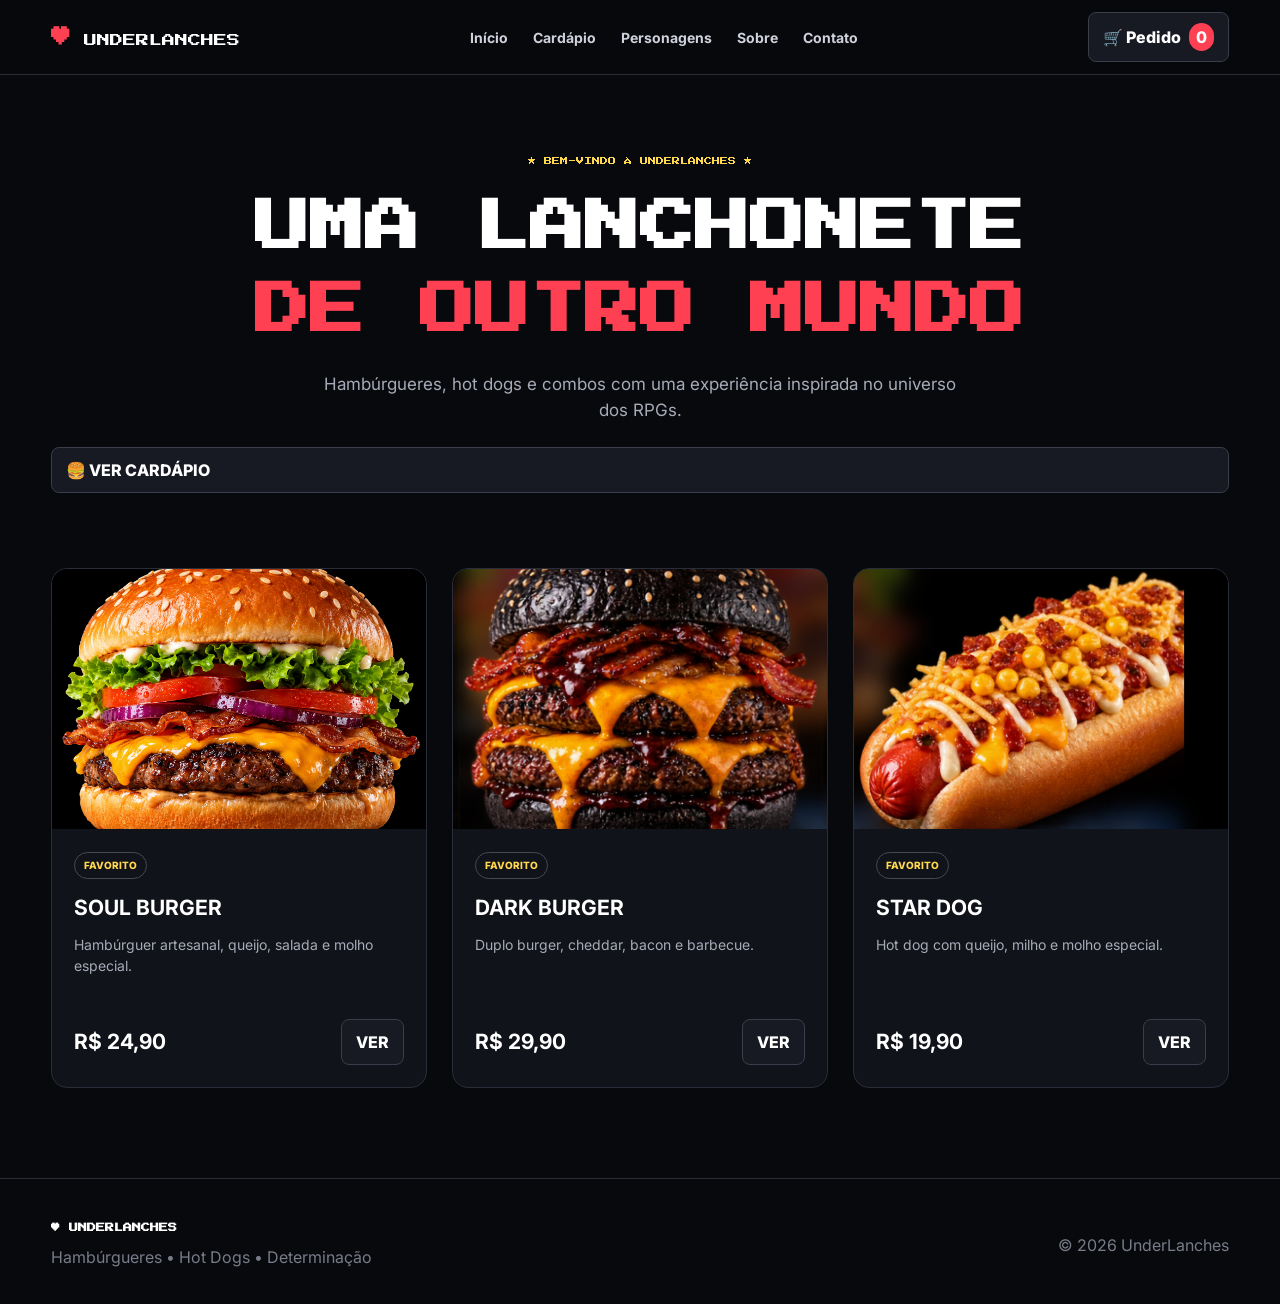
<file: index.html>
<!DOCTYPE html>
<html lang="pt-BR">

<head>
    <meta charset="UTF-8">
    <meta name="viewport" content="width=device-width, initial-scale=1.0">

    <title>UnderLanches</title>

    <link rel="stylesheet" href="style.css">
</head>

<body>

    <header class="top">
        <div class="container top-inner">

            <a class="logo" href="index.html">
                <b>♥</b> UNDERLANCHES
            </a>

            <nav class="nav">
                <a href="index.html">Início</a>
                <a href="cardapio.html">Cardápio</a>
                <a href="personagens.html">Personagens</a>
                <a href="sobre.html">Sobre</a>
                <a href="contato.html">Contato</a>
            </nav>

            <a class="cart-link" href="pedidos.html">
                🛒 Pedido
                <span class="cart-count">0</span>
            </a>

        </div>
    </header>


    <main>

        <section class="menu-header">
            <div class="container">

                <p class="small-title">
                    ★ BEM-VINDO À UNDERLANCHES ★
                </p>

                <h1>
                    UMA LANCHONETE
                    <br>
                    <span>DE OUTRO MUNDO</span>
                </h1>

                <p class="menu-description">
                    Hambúrgueres, hot dogs e combos
                    com uma experiência inspirada
                    no universo dos RPGs.
                </p>

                <br>

                <a class="cart-link" href="cardapio.html">
                    🍔 VER CARDÁPIO
                </a>

            </div>
        </section>


        <section class="menu-section">
            <div class="container">

                <div class="product-grid">

                    <article class="product">

                        <div class="product-image">
                            <img
                                src="soulburger.png"
                                alt="Soul Burger"
                            >
                        </div>

                        <div class="product-content">

                            <span class="category">
                                FAVORITO
                            </span>

                            <h2>SOUL BURGER</h2>

                            <p>
                                Hambúrguer artesanal,
                                queijo, salada e molho especial.
                            </p>

                            <div class="product-footer">

                                <strong>R$ 24,90</strong>

                                <a
                                    class="cart-link"
                                    href="cardapio.html"
                                >
                                    VER
                                </a>

                            </div>

                        </div>

                    </article>


                    <article class="product">

                        <div class="product-image">
                            <img
                                src="darkburger.png"
                                alt="Dark Burger"
                            >
                        </div>

                        <div class="product-content">

                            <span class="category">
                                FAVORITO
                            </span>

                            <h2>DARK BURGER</h2>

                            <p>
                                Duplo burger,
                                cheddar, bacon e barbecue.
                            </p>

                            <div class="product-footer">

                                <strong>R$ 29,90</strong>

                                <a
                                    class="cart-link"
                                    href="cardapio.html"
                                >
                                    VER
                                </a>

                            </div>

                        </div>

                    </article>


                    <article class="product">

                        <div class="product-image">
                            <img
                                src="stardog.png"
                                alt="Star Dog"
                            >
                        </div>

                        <div class="product-content">

                            <span class="category">
                                FAVORITO
                            </span>

                            <h2>STAR DOG</h2>

                            <p>
                                Hot dog com queijo,
                                milho e molho especial.
                            </p>

                            <div class="product-footer">

                                <strong>R$ 19,90</strong>

                                <a
                                    class="cart-link"
                                    href="cardapio.html"
                                >
                                    VER
                                </a>

                            </div>

                        </div>

                    </article>

                </div>

            </div>
        </section>

    </main>


    <footer>
        <div class="container footer-content">

            <div>
                <strong>♥ UNDERLANCHES</strong>

                <p>
                    Hambúrgueres • Hot Dogs • Determinação
                </p>
            </div>

            <p>© 2026 UnderLanches</p>

        </div>
    </footer>

    <script src="script.js"></script>

</body>
</html>
</file>
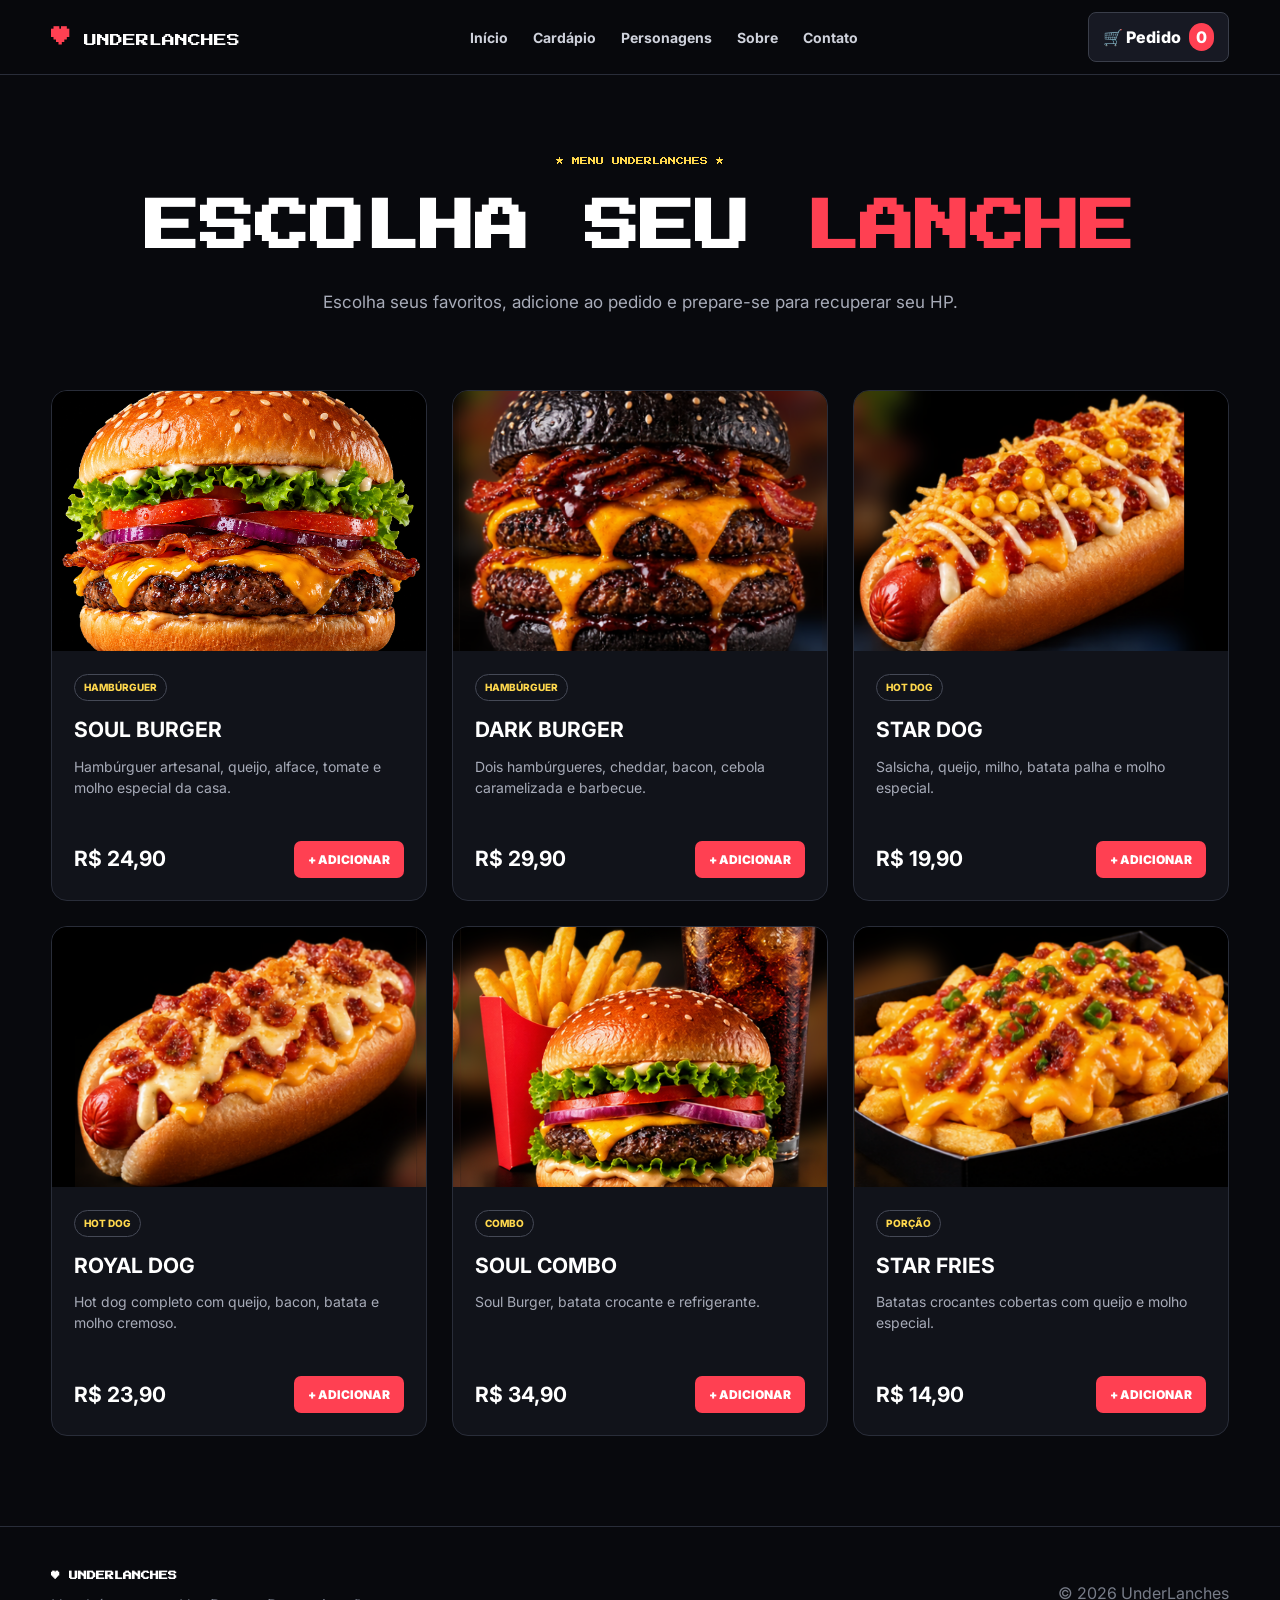
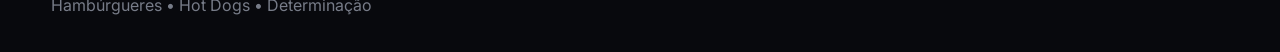
<file: cardapio.html>
<!DOCTYPE html>
<html lang="pt-BR">

<head>
    <meta charset="UTF-8">

    <meta
        name="viewport"
        content="width=device-width, initial-scale=1.0"
    >

    <title>Cardápio | UnderLanches</title>

    <link
        rel="stylesheet"
        href="style.css"
    >
</head>

<body>

    <!-- CABEÇALHO -->
    <header class="top">

        <div class="container top-inner">

            <a
                class="logo"
                href="index.html"
            >
                <b>♥</b>
                UNDERLANCHES
            </a>

            <nav class="nav">

                <a href="index.html">
                    Início
                </a>

                <a href="cardapio.html">
                    Cardápio
                </a>

                <a href="personagens.html">
                    Personagens
                </a>

                <a href="sobre.html">
                    Sobre
                </a>

                <a href="contato.html">
                    Contato
                </a>

            </nav>

            <a
                class="cart-link"
                href="pedidos.html"
            >
                🛒 Pedido

                <span class="cart-count">
                    0
                </span>
            </a>

        </div>

    </header>


    <!-- CONTEÚDO -->
    <main>

        <!-- TÍTULO -->
        <section class="menu-header">

            <div class="container">

                <p class="small-title">
                    ★ MENU UNDERLANCHES ★
                </p>

                <h1>
                    ESCOLHA SEU
                    <span>LANCHE</span>
                </h1>

                <p class="menu-description">
                    Escolha seus favoritos,
                    adicione ao pedido e prepare-se
                    para recuperar seu HP.
                </p>

            </div>

        </section>


        <!-- CARDÁPIO -->
        <section class="menu-section">

            <div class="container">

                <div class="product-grid">


                    <!-- =====================
                         SOUL BURGER
                    ====================== -->

                    <article class="product">

                        <div class="product-image">

                            <img
                                src="soulburger.png"
                                alt="Soul Burger"
                            >

                        </div>

                        <div class="product-content">

                            <span class="category">
                                HAMBÚRGUER
                            </span>

                            <h2>
                                SOUL BURGER
                            </h2>

                            <p>
                                Hambúrguer artesanal,
                                queijo, alface, tomate
                                e molho especial da casa.
                            </p>

                            <div class="product-footer">

                                <strong>
                                    R$ 24,90
                                </strong>

                                <button
                                    onclick="
                                        addToCart(
                                            'soulburger',
                                            'SOUL BURGER',
                                            24.90
                                        )
                                    "
                                >
                                    + ADICIONAR
                                </button>

                            </div>

                        </div>

                    </article>


                    <!-- =====================
                         DARK BURGER
                    ====================== -->

                    <article class="product">

                        <div class="product-image">

                            <img
                                src="darkburger.png"
                                alt="Dark Burger"
                            >

                        </div>

                        <div class="product-content">

                            <span class="category">
                                HAMBÚRGUER
                            </span>

                            <h2>
                                DARK BURGER
                            </h2>

                            <p>
                                Dois hambúrgueres,
                                cheddar, bacon,
                                cebola caramelizada
                                e barbecue.
                            </p>

                            <div class="product-footer">

                                <strong>
                                    R$ 29,90
                                </strong>

                                <button
                                    onclick="
                                        addToCart(
                                            'darkburger',
                                            'DARK BURGER',
                                            29.90
                                        )
                                    "
                                >
                                    + ADICIONAR
                                </button>

                            </div>

                        </div>

                    </article>


                    <!-- =====================
                         STAR DOG
                    ====================== -->

                    <article class="product">

                        <div class="product-image">

                            <img
                                src="stardog.png"
                                alt="Star Dog"
                            >

                        </div>

                        <div class="product-content">

                            <span class="category">
                                HOT DOG
                            </span>

                            <h2>
                                STAR DOG
                            </h2>

                            <p>
                                Salsicha, queijo,
                                milho, batata palha
                                e molho especial.
                            </p>

                            <div class="product-footer">

                                <strong>
                                    R$ 19,90
                                </strong>

                                <button
                                    onclick="
                                        addToCart(
                                            'stardog',
                                            'STAR DOG',
                                            19.90
                                        )
                                    "
                                >
                                    + ADICIONAR
                                </button>

                            </div>

                        </div>

                    </article>


                    <!-- =====================
                         ROYAL DOG
                    ====================== -->

                    <article class="product">

                        <div class="product-image">

                            <img
                                src="royaldog.png"
                                alt="Royal Dog"
                            >

                        </div>

                        <div class="product-content">

                            <span class="category">
                                HOT DOG
                            </span>

                            <h2>
                                ROYAL DOG
                            </h2>

                            <p>
                                Hot dog completo
                                com queijo, bacon,
                                batata e molho cremoso.
                            </p>

                            <div class="product-footer">

                                <strong>
                                    R$ 23,90
                                </strong>

                                <button
                                    onclick="
                                        addToCart(
                                            'royaldog',
                                            'ROYAL DOG',
                                            23.90
                                        )
                                    "
                                >
                                    + ADICIONAR
                                </button>

                            </div>

                        </div>

                    </article>


                    <!-- =====================
                         SOUL COMBO
                    ====================== -->

                    <article class="product">

                        <div class="product-image">

                            <img
                                src="soulcombo.png"
                                alt="Soul Combo"
                            >

                        </div>

                        <div class="product-content">

                            <span class="category">
                                COMBO
                            </span>

                            <h2>
                                SOUL COMBO
                            </h2>

                            <p>
                                Soul Burger,
                                batata crocante
                                e refrigerante.
                            </p>

                            <div class="product-footer">

                                <strong>
                                    R$ 34,90
                                </strong>

                                <button
                                    onclick="
                                        addToCart(
                                            'soulcombo',
                                            'SOUL COMBO',
                                            34.90
                                        )
                                    "
                                >
                                    + ADICIONAR
                                </button>

                            </div>

                        </div>

                    </article>


                    <!-- =====================
                         STAR FRIES
                    ====================== -->

                    <article class="product">

                        <div class="product-image">

                            <img
                                src="starfries.png"
                                alt="Star Fries"
                            >

                        </div>

                        <div class="product-content">

                            <span class="category">
                                PORÇÃO
                            </span>

                            <h2>
                                STAR FRIES
                            </h2>

                            <p>
                                Batatas crocantes
                                cobertas com queijo
                                e molho especial.
                            </p>

                            <div class="product-footer">

                                <strong>
                                    R$ 14,90
                                </strong>

                                <button
                                    onclick="
                                        addToCart(
                                            'starfries',
                                            'STAR FRIES',
                                            14.90
                                        )
                                    "
                                >
                                    + ADICIONAR
                                </button>

                            </div>

                        </div>

                    </article>


                </div>

            </div>

        </section>

    </main>


    <!-- RODAPÉ -->
    <footer>

        <div class="container footer-content">

            <div>

                <strong>
                    ♥ UNDERLANCHES
                </strong>

                <p>
                    Hambúrgueres • Hot Dogs • Determinação
                </p>

            </div>

            <p>
                © 2026 UnderLanches
            </p>

        </div>

    </footer>


    <!-- SISTEMA DE PEDIDOS -->
    <script src="script.js"></script>

</body>

</html>
</file>
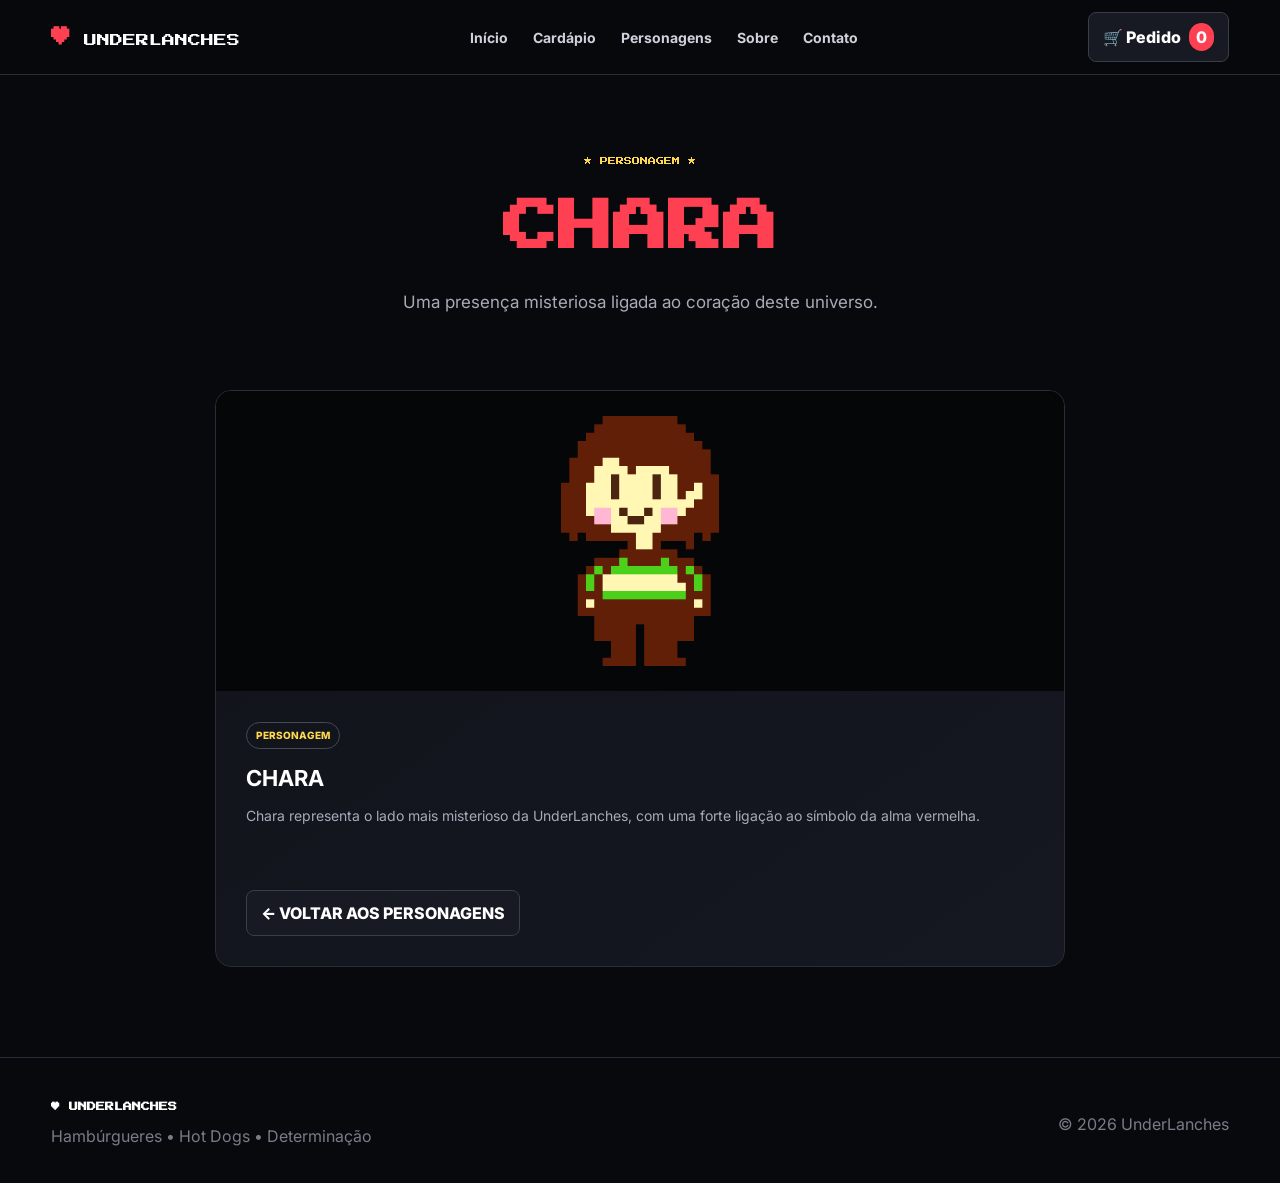
<file: chara.html>
<!DOCTYPE html>
<html lang="pt-BR">

<head>
    <meta charset="UTF-8">
    <meta name="viewport" content="width=device-width, initial-scale=1.0">

    <title>Chara | UnderLanches</title>

    <link rel="stylesheet" href="style.css">
</head>

<body>

    <header class="top">

        <div class="container top-inner">

            <a class="logo" href="index.html">
                <b>♥</b> UNDERLANCHES
            </a>

            <nav class="nav">
                <a href="index.html">Início</a>
                <a href="cardapio.html">Cardápio</a>
                <a href="personagens.html">Personagens</a>
                <a href="sobre.html">Sobre</a>
                <a href="contato.html">Contato</a>
            </nav>

            <a class="cart-link" href="pedidos.html">
                🛒 Pedido
                <span class="cart-count">0</span>
            </a>

        </div>

    </header>


    <main>

        <section class="menu-header">

            <div class="container">

                <p class="small-title">
                    ★ PERSONAGEM ★
                </p>

                <h1>
                    <span>CHARA</span>
                </h1>

                <p class="menu-description">
                    Uma presença misteriosa
                    ligada ao coração deste universo.
                </p>

            </div>

        </section>


        <section class="menu-section">

            <div class="container">

                <article class="product">

                    <div class="personagem-img">

                        <img
                            src="chara.webp"
                            alt="Chara"
                        >

                    </div>

                    <div class="product-content">

                        <span class="category">
                            PERSONAGEM
                        </span>

                        <h2>CHARA</h2>

                        <p>
                            Chara representa o lado mais
                            misterioso da UnderLanches,
                            com uma forte ligação ao símbolo
                            da alma vermelha.
                        </p>

                        <div class="product-footer">

                            <a
                                class="cart-link"
                                href="personagens.html"
                            >
                                ← VOLTAR AOS PERSONAGENS
                            </a>

                        </div>

                    </div>

                </article>

            </div>

        </section>

    </main>


    <footer>

        <div class="container footer-content">

            <div>

                <strong>
                    ♥ UNDERLANCHES
                </strong>

                <p>
                    Hambúrgueres • Hot Dogs • Determinação
                </p>

            </div>

            <p>
                © 2026 UnderLanches
            </p>

        </div>

    </footer>


    <script src="script.js"></script>

</body>

</html>
</file>
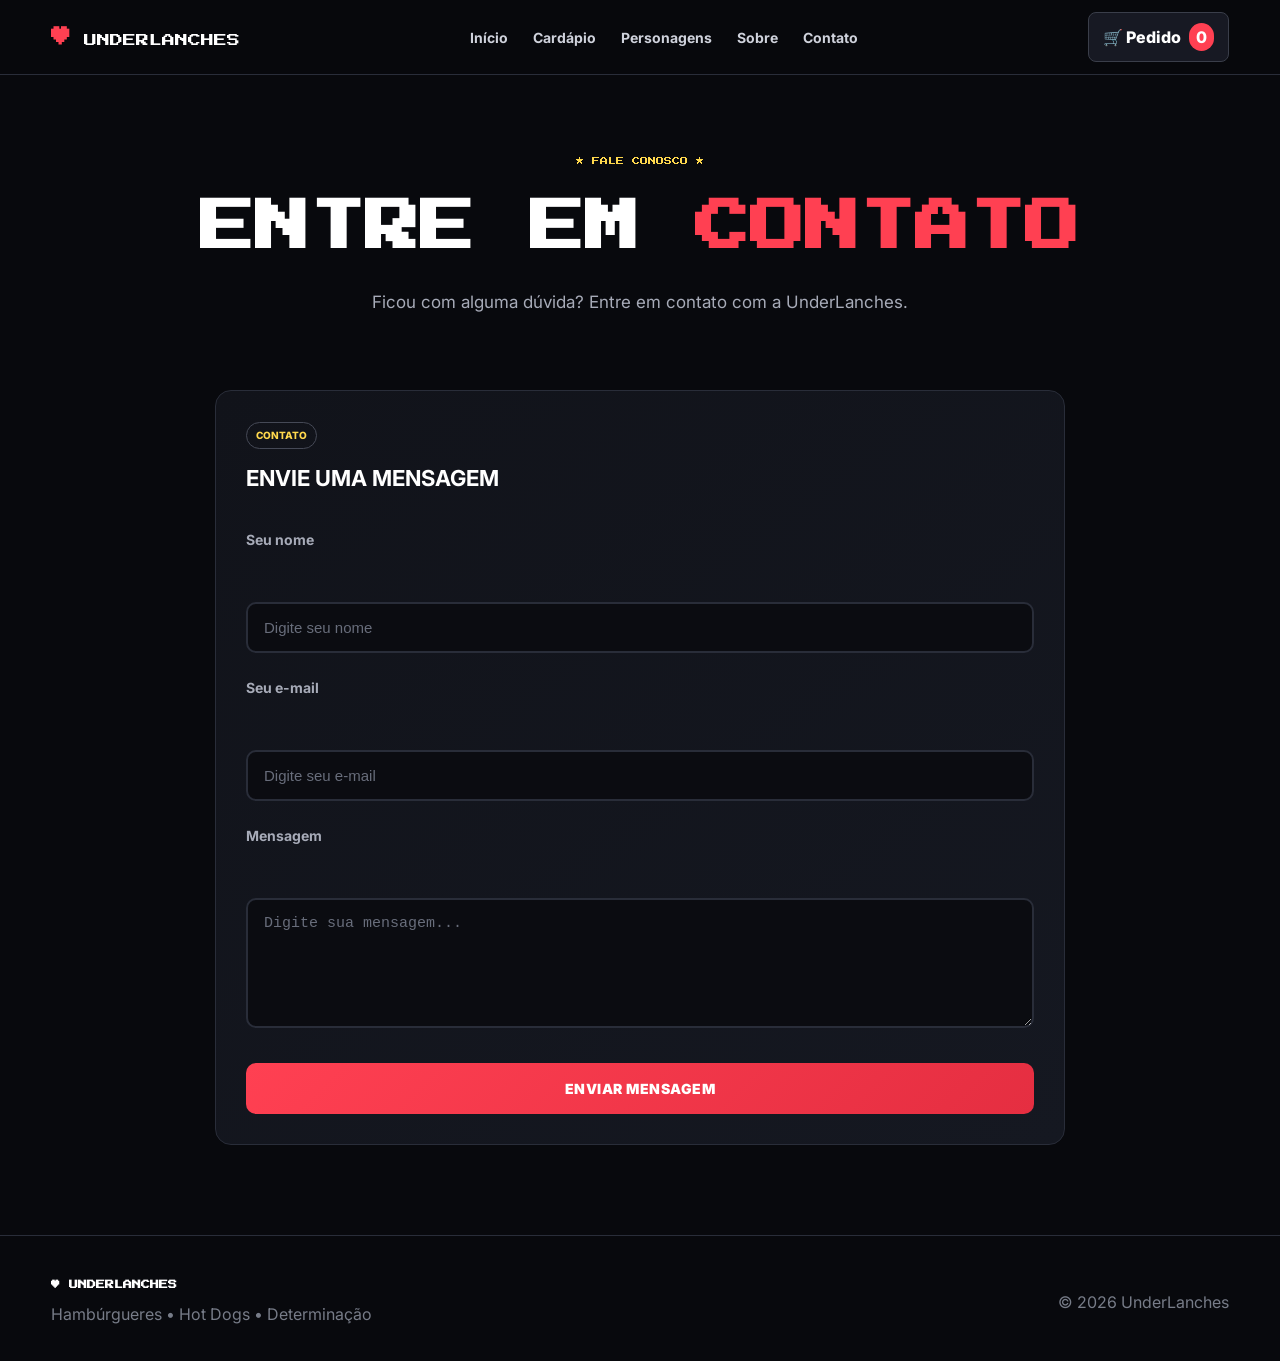
<file: contato.html>
<!DOCTYPE html>
<html lang="pt-BR">

<head>
    <meta charset="UTF-8">
    <meta name="viewport" content="width=device-width, initial-scale=1.0">

    <title>Contato | UnderLanches</title>

    <link rel="stylesheet" href="style.css">
</head>

<body>

    <header class="top">

        <div class="container top-inner">

            <a class="logo" href="index.html">
                <b>♥</b> UNDERLANCHES
            </a>

            <nav class="nav">
                <a href="index.html">Início</a>
                <a href="cardapio.html">Cardápio</a>
                <a href="personagens.html">Personagens</a>
                <a href="sobre.html">Sobre</a>
                <a href="contato.html">Contato</a>
            </nav>

            <a class="cart-link" href="pedidos.html">
                🛒 Pedido
                <span class="cart-count">0</span>
            </a>

        </div>

    </header>


    <main>

        <section class="menu-header">

            <div class="container">

                <p class="small-title">
                    ★ FALE CONOSCO ★
                </p>

                <h1>
                    ENTRE EM
                    <span>CONTATO</span>
                </h1>

                <p class="menu-description">
                    Ficou com alguma dúvida?
                    Entre em contato com a UnderLanches.
                </p>

            </div>

        </section>


        <section class="menu-section">

            <div class="container">

                <div class="product">

                    <div class="product-content">

                        <span class="category">
                            CONTATO
                        </span>

                        <h2>ENVIE UMA MENSAGEM</h2>

                        <br>

                        <form>

                            <p>Seu nome</p>

                            <input
                                type="text"
                                placeholder="Digite seu nome"
                                required
                            >

                            <br><br>

                            <p>Seu e-mail</p>

                            <input
                                type="email"
                                placeholder="Digite seu e-mail"
                                required
                            >

                            <br><br>

                            <p>Mensagem</p>

                            <textarea
                                placeholder="Digite sua mensagem..."
                                required
                            ></textarea>

                            <br><br>

                            <button type="submit">
                                ENVIAR MENSAGEM
                            </button>

                        </form>

                    </div>

                </div>

            </div>

        </section>

    </main>


    <footer>

        <div class="container footer-content">

            <div>
                <strong>♥ UNDERLANCHES</strong>
                <p>Hambúrgueres • Hot Dogs • Determinação</p>
            </div>

            <p>© 2026 UnderLanches</p>

        </div>

    </footer>

    <script src="script.js"></script>

</body>
</html>
</file>
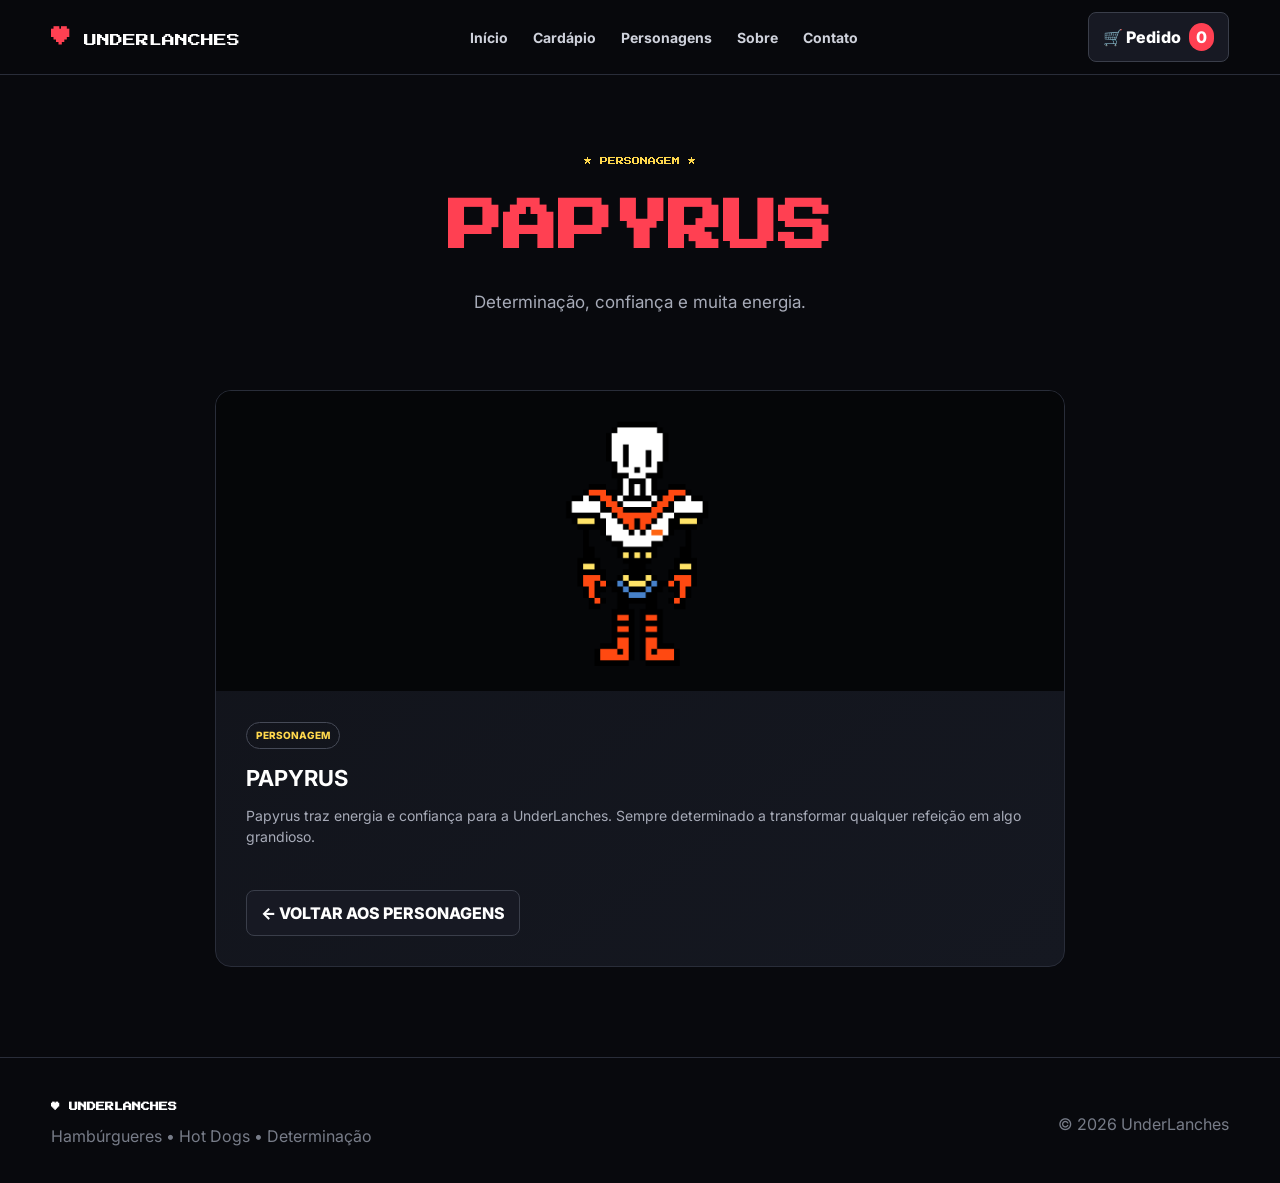
<file: papyrus.html>
<!DOCTYPE html>
<html lang="pt-BR">

<head>
    <meta charset="UTF-8">
    <meta name="viewport" content="width=device-width, initial-scale=1.0">

    <title>Papyrus | UnderLanches</title>

    <link rel="stylesheet" href="style.css">
</head>

<body>

    <header class="top">

        <div class="container top-inner">

            <a class="logo" href="index.html">
                <b>♥</b> UNDERLANCHES
            </a>

            <nav class="nav">
                <a href="index.html">Início</a>
                <a href="cardapio.html">Cardápio</a>
                <a href="personagens.html">Personagens</a>
                <a href="sobre.html">Sobre</a>
                <a href="contato.html">Contato</a>
            </nav>

            <a class="cart-link" href="pedidos.html">
                🛒 Pedido
                <span class="cart-count">0</span>
            </a>

        </div>

    </header>


    <main>

        <section class="menu-header">

            <div class="container">

                <p class="small-title">
                    ★ PERSONAGEM ★
                </p>

                <h1>
                    <span>PAPYRUS</span>
                </h1>

                <p class="menu-description">
                    Determinação, confiança
                    e muita energia.
                </p>

            </div>

        </section>


        <section class="menu-section">

            <div class="container">

                <article class="product">

                    <div class="personagem-img">

                        <img
                            src="papyrus.webp"
                            alt="Papyrus"
                        >

                    </div>

                    <div class="product-content">

                        <span class="category">
                            PERSONAGEM
                        </span>

                        <h2>PAPYRUS</h2>

                        <p>
                            Papyrus traz energia e confiança
                            para a UnderLanches. Sempre
                            determinado a transformar qualquer
                            refeição em algo grandioso.
                        </p>

                        <div class="product-footer">

                            <a
                                class="cart-link"
                                href="personagens.html"
                            >
                                ← VOLTAR AOS PERSONAGENS
                            </a>

                        </div>

                    </div>

                </article>

            </div>

        </section>

    </main>


    <footer>

        <div class="container footer-content">

            <div>

                <strong>
                    ♥ UNDERLANCHES
                </strong>

                <p>
                    Hambúrgueres • Hot Dogs • Determinação
                </p>

            </div>

            <p>
                © 2026 UnderLanches
            </p>

        </div>

    </footer>


    <script src="script.js"></script>

</body>

</html>
</file>
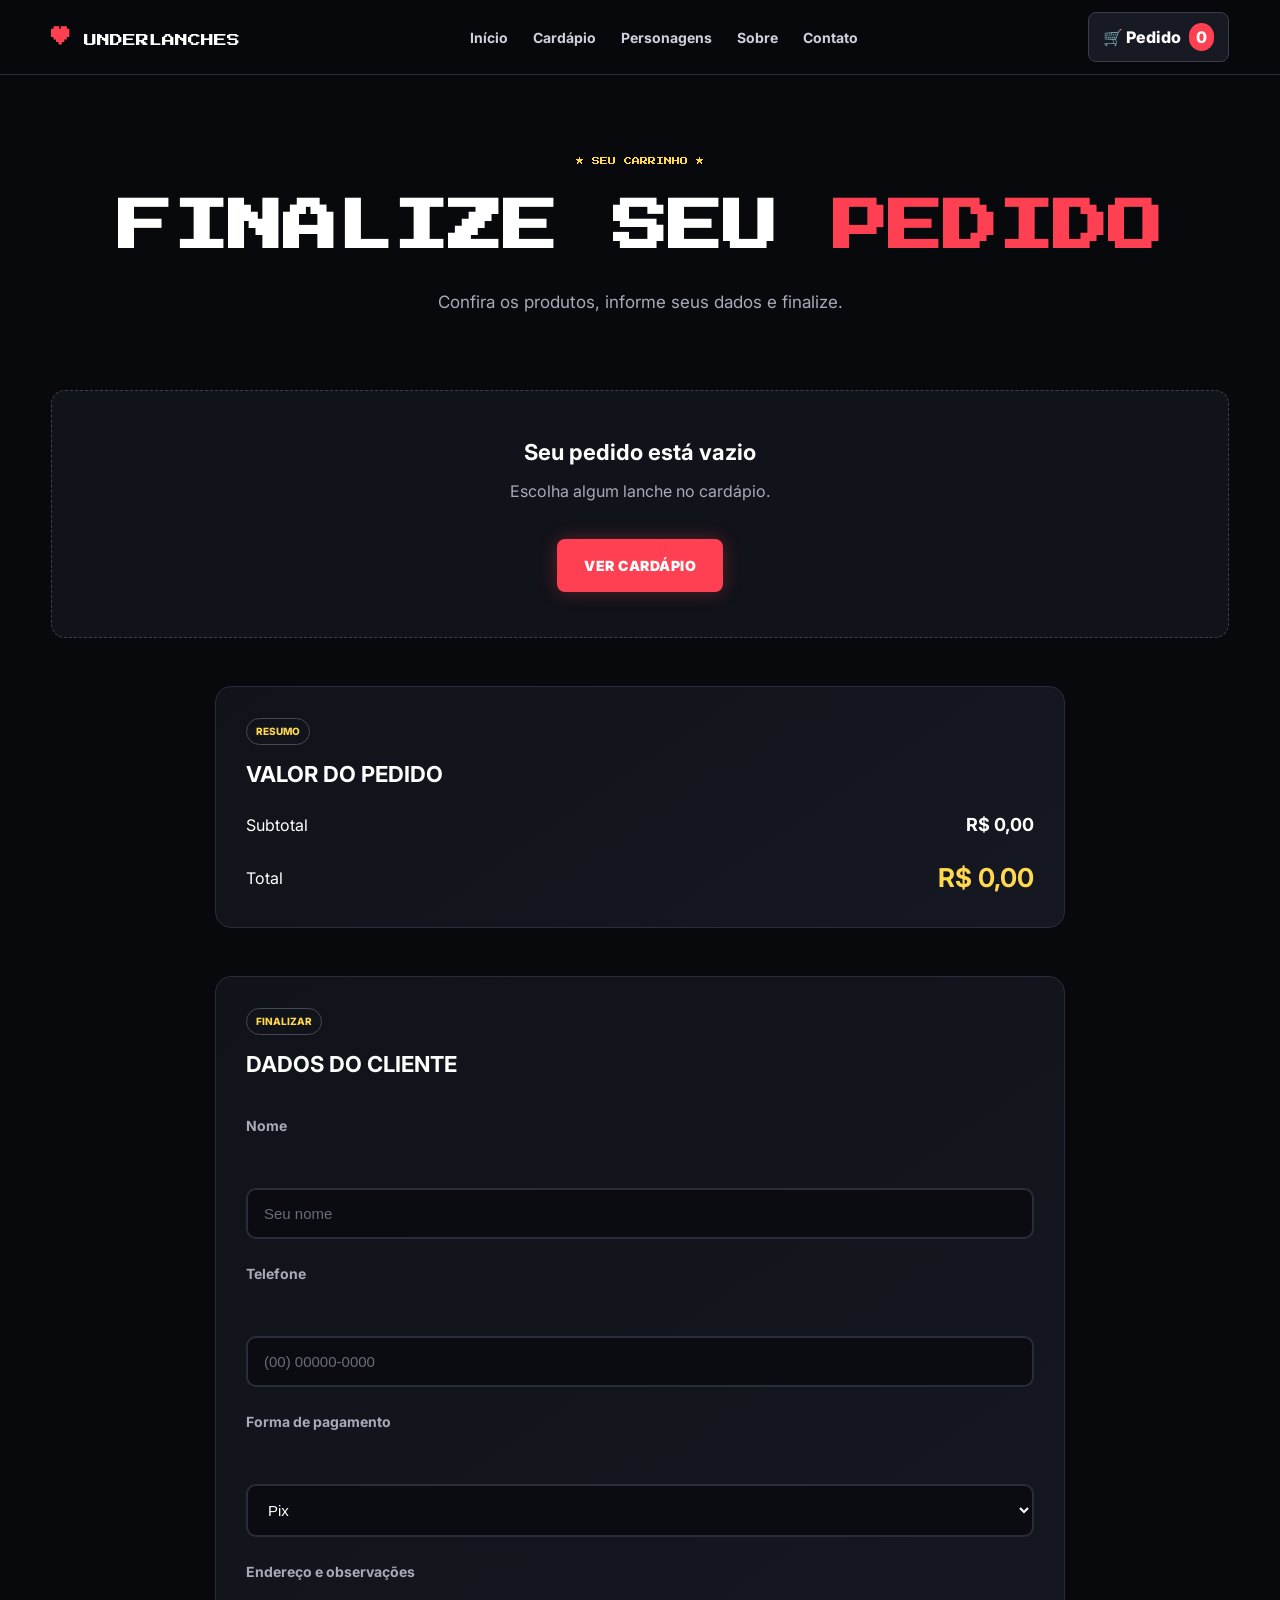
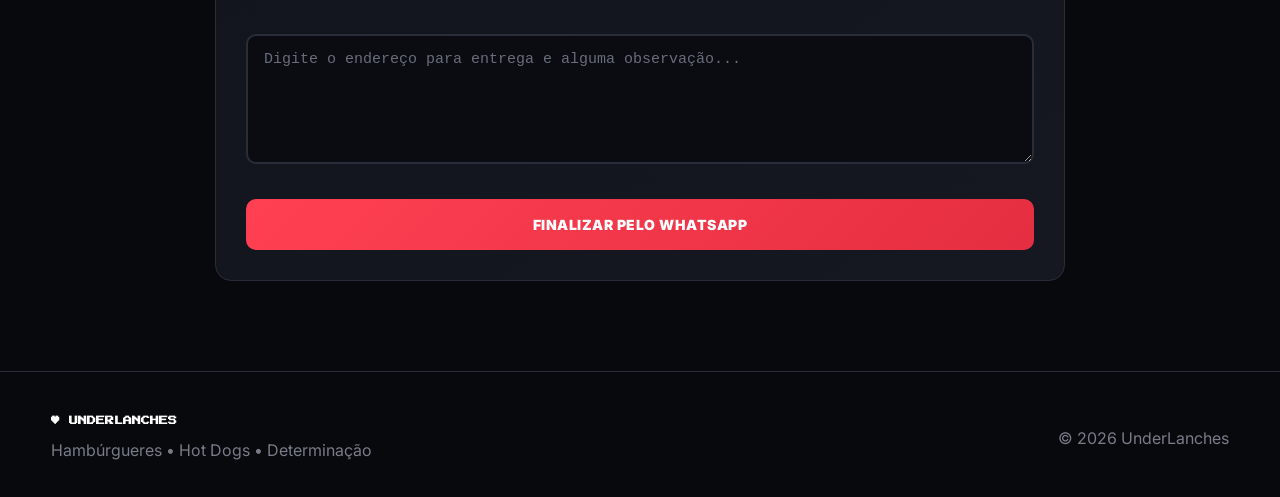
<file: pedidos.html>
<!DOCTYPE html>
<html lang="pt-BR">

<head>
    <meta charset="UTF-8">
    <meta name="viewport" content="width=device-width, initial-scale=1.0">

    <title>Seu Pedido | UnderLanches</title>

    <link rel="stylesheet" href="style.css">
</head>

<body>

    <header class="top">

        <div class="container top-inner">

            <a class="logo" href="index.html">
                <b>♥</b> UNDERLANCHES
            </a>

            <nav class="nav">
                <a href="index.html">Início</a>
                <a href="cardapio.html">Cardápio</a>
                <a href="personagens.html">Personagens</a>
                <a href="sobre.html">Sobre</a>
                <a href="contato.html">Contato</a>
            </nav>

            <a class="cart-link" href="pedidos.html">
                🛒 Pedido
                <span class="cart-count">0</span>
            </a>

        </div>

    </header>


    <main>

        <section class="menu-header">

            <div class="container">

                <p class="small-title">
                    ★ SEU CARRINHO ★
                </p>

                <h1>
                    FINALIZE SEU
                    <span>PEDIDO</span>
                </h1>

                <p class="menu-description">
                    Confira os produtos,
                    informe seus dados e finalize.
                </p>

            </div>

        </section>


        <section class="menu-section">

            <div class="container">

                <!-- PRODUTOS DO CARRINHO -->

                <div id="orderList"></div>


                <br><br>


                <!-- TOTAL -->

                <div class="product">

                    <div class="product-content">

                        <span class="category">
                            RESUMO
                        </span>

                        <h2>VALOR DO PEDIDO</h2>

                        <div class="product-footer">

                            <span>Subtotal</span>

                            <strong id="subtotal">
                                R$ 0,00
                            </strong>

                        </div>

                        <div class="product-footer">

                            <span>Total</span>

                            <strong id="total">
                                R$ 0,00
                            </strong>

                        </div>

                    </div>

                </div>


                <br><br>


                <!-- DADOS -->

                <div class="product">

                    <div class="product-content">

                        <span class="category">
                            FINALIZAR
                        </span>

                        <h2>DADOS DO CLIENTE</h2>

                        <br>

                        <form
                            onsubmit="
                                return finalizeOrder(event)
                            "
                        >

                            <p>Nome</p>

                            <input
                                id="customerName"
                                type="text"
                                placeholder="Seu nome"
                                required
                            >


                            <br><br>


                            <p>Telefone</p>

                            <input
                                id="customerPhone"
                                type="tel"
                                placeholder="(00) 00000-0000"
                                required
                            >


                            <br><br>


                            <p>Forma de pagamento</p>

                            <select id="payment">

                                <option value="Pix">
                                    Pix
                                </option>

                                <option value="Dinheiro">
                                    Dinheiro
                                </option>

                                <option value="Cartão">
                                    Cartão
                                </option>

                            </select>


                            <br><br>


                            <p>
                                Endereço e observações
                            </p>

                            <textarea
                                id="address"
                                placeholder="Digite o endereço para entrega e alguma observação..."
                                required
                            ></textarea>


                            <br><br>


                            <button type="submit">
                                FINALIZAR PELO WHATSAPP
                            </button>

                        </form>

                    </div>

                </div>

            </div>

        </section>

    </main>


    <footer>

        <div class="container footer-content">

            <div>
                <strong>♥ UNDERLANCHES</strong>
                <p>Hambúrgueres • Hot Dogs • Determinação</p>
            </div>

            <p>© 2026 UnderLanches</p>

        </div>

    </footer>


    <script src="script.js"></script>

</body>
</html>
</file>
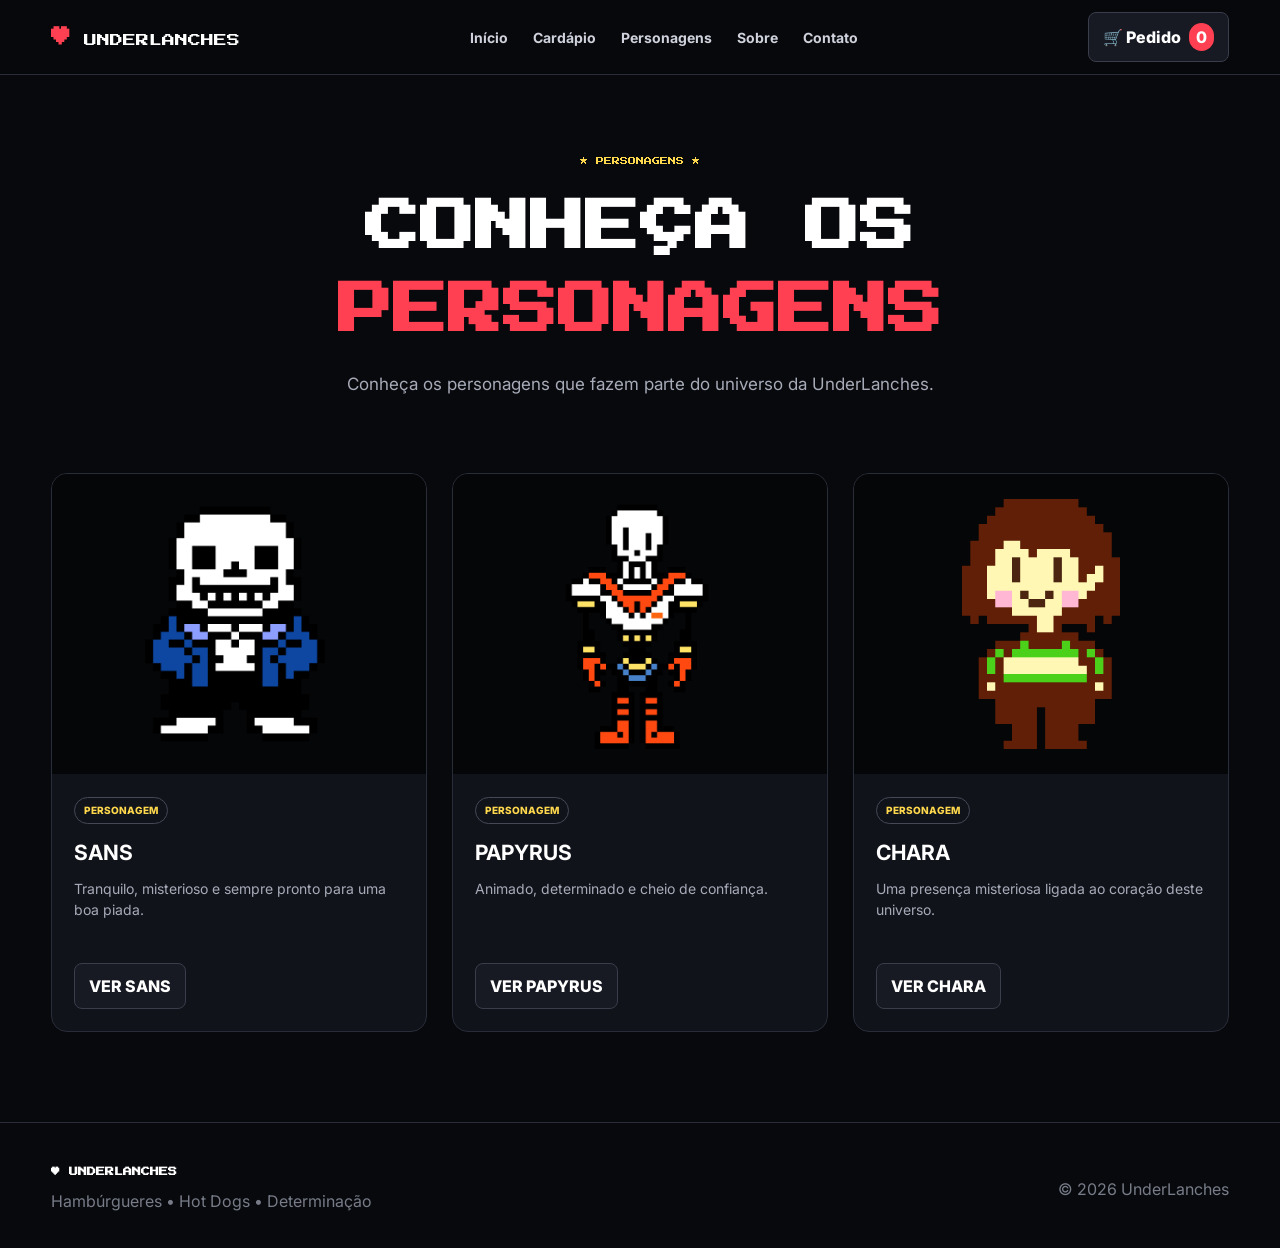
<file: personagens.html>
<!DOCTYPE html>
<html lang="pt-BR">

<head>
    <meta charset="UTF-8">
    <meta name="viewport" content="width=device-width, initial-scale=1.0">

    <title>Personagens | UnderLanches</title>

    <link rel="stylesheet" href="style.css">
</head>

<body>

    <header class="top">

        <div class="container top-inner">

            <a class="logo" href="index.html">
                <b>♥</b> UNDERLANCHES
            </a>

            <nav class="nav">
                <a href="index.html">Início</a>
                <a href="cardapio.html">Cardápio</a>
                <a href="personagens.html">Personagens</a>
                <a href="sobre.html">Sobre</a>
                <a href="contato.html">Contato</a>
            </nav>

            <a class="cart-link" href="pedidos.html">
                🛒 Pedido
                <span class="cart-count">0</span>
            </a>

        </div>

    </header>


    <main>

        <section class="menu-header">

            <div class="container">

                <p class="small-title">
                    ★ PERSONAGENS ★
                </p>

                <h1>
                    CONHEÇA OS
                    <span>PERSONAGENS</span>
                </h1>

                <p class="menu-description">
                    Conheça os personagens que fazem
                    parte do universo da UnderLanches.
                </p>

            </div>

        </section>


        <section class="menu-section">

            <div class="container">

                <div class="product-grid">


                    <!-- SANS -->

                    <article class="product">

                        <div class="personagem-img">

                            <img
                                src="sans.webp"
                                alt="Sans"
                            >

                        </div>

                        <div class="product-content">

                            <span class="category">
                                PERSONAGEM
                            </span>

                            <h2>SANS</h2>

                            <p>
                                Tranquilo, misterioso
                                e sempre pronto para
                                uma boa piada.
                            </p>

                            <div class="product-footer">

                                <a
                                    class="cart-link"
                                    href="sans.html"
                                >
                                    VER SANS
                                </a>

                            </div>

                        </div>

                    </article>


                    <!-- PAPYRUS -->

                    <article class="product">

                        <div class="personagem-img">

                            <img
                                src="papyrus.webp"
                                alt="Papyrus"
                            >

                        </div>

                        <div class="product-content">

                            <span class="category">
                                PERSONAGEM
                            </span>

                            <h2>PAPYRUS</h2>

                            <p>
                                Animado, determinado
                                e cheio de confiança.
                            </p>

                            <div class="product-footer">

                                <a
                                    class="cart-link"
                                    href="papyrus.html"
                                >
                                    VER PAPYRUS
                                </a>

                            </div>

                        </div>

                    </article>


                    <!-- CHARA -->

                    <article class="product">

                        <div class="personagem-img">

                            <img
                                src="chara.webp"
                                alt="Chara"
                            >

                        </div>

                        <div class="product-content">

                            <span class="category">
                                PERSONAGEM
                            </span>

                            <h2>CHARA</h2>

                            <p>
                                Uma presença misteriosa
                                ligada ao coração
                                deste universo.
                            </p>

                            <div class="product-footer">

                                <a
                                    class="cart-link"
                                    href="chara.html"
                                >
                                    VER CHARA
                                </a>

                            </div>

                        </div>

                    </article>


                </div>

            </div>

        </section>

    </main>


    <footer>

        <div class="container footer-content">

            <div>

                <strong>
                    ♥ UNDERLANCHES
                </strong>

                <p>
                    Hambúrgueres • Hot Dogs • Determinação
                </p>

            </div>

            <p>
                © 2026 UnderLanches
            </p>

        </div>

    </footer>


    <script src="script.js"></script>

</body>

</html>
</file>
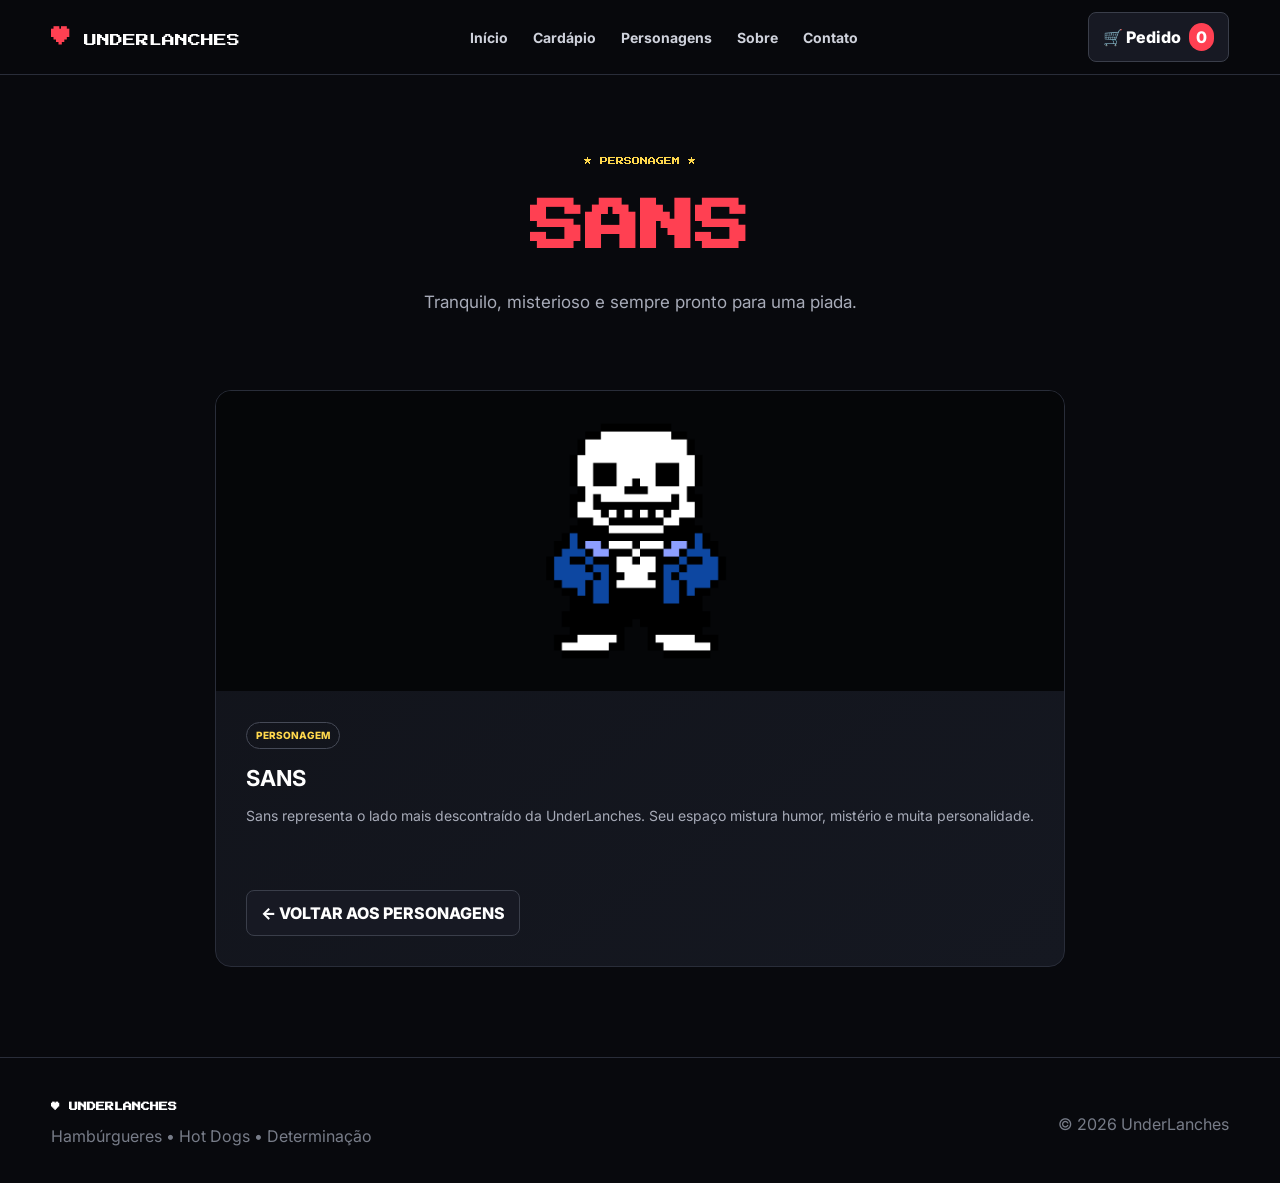
<file: sans.html>
<!DOCTYPE html>
<html lang="pt-BR">

<head>
    <meta charset="UTF-8">
    <meta name="viewport" content="width=device-width, initial-scale=1.0">

    <title>Sans | UnderLanches</title>

    <link rel="stylesheet" href="style.css">
</head>

<body>

    <header class="top">

        <div class="container top-inner">

            <a class="logo" href="index.html">
                <b>♥</b> UNDERLANCHES
            </a>

            <nav class="nav">
                <a href="index.html">Início</a>
                <a href="cardapio.html">Cardápio</a>
                <a href="personagens.html">Personagens</a>
                <a href="sobre.html">Sobre</a>
                <a href="contato.html">Contato</a>
            </nav>

            <a class="cart-link" href="pedidos.html">
                🛒 Pedido
                <span class="cart-count">0</span>
            </a>

        </div>

    </header>


    <main>

        <section class="menu-header">

            <div class="container">

                <p class="small-title">
                    ★ PERSONAGEM ★
                </p>

                <h1>
                    <span>SANS</span>
                </h1>

                <p class="menu-description">
                    Tranquilo, misterioso e
                    sempre pronto para uma piada.
                </p>

            </div>

        </section>


        <section class="menu-section">

            <div class="container">

                <article class="product">

                    <div class="personagem-img">

                        <img
                            src="sans.webp"
                            alt="Sans"
                        >

                    </div>

                    <div class="product-content">

                        <span class="category">
                            PERSONAGEM
                        </span>

                        <h2>SANS</h2>

                        <p>
                            Sans representa o lado mais
                            descontraído da UnderLanches.
                            Seu espaço mistura humor,
                            mistério e muita personalidade.
                        </p>

                        <div class="product-footer">

                            <a
                                class="cart-link"
                                href="personagens.html"
                            >
                                ← VOLTAR AOS PERSONAGENS
                            </a>

                        </div>

                    </div>

                </article>

            </div>

        </section>

    </main>


    <footer>

        <div class="container footer-content">

            <div>

                <strong>
                    ♥ UNDERLANCHES
                </strong>

                <p>
                    Hambúrgueres • Hot Dogs • Determinação
                </p>

            </div>

            <p>
                © 2026 UnderLanches
            </p>

        </div>

    </footer>


    <script src="script.js"></script>

</body>

</html>
</file>
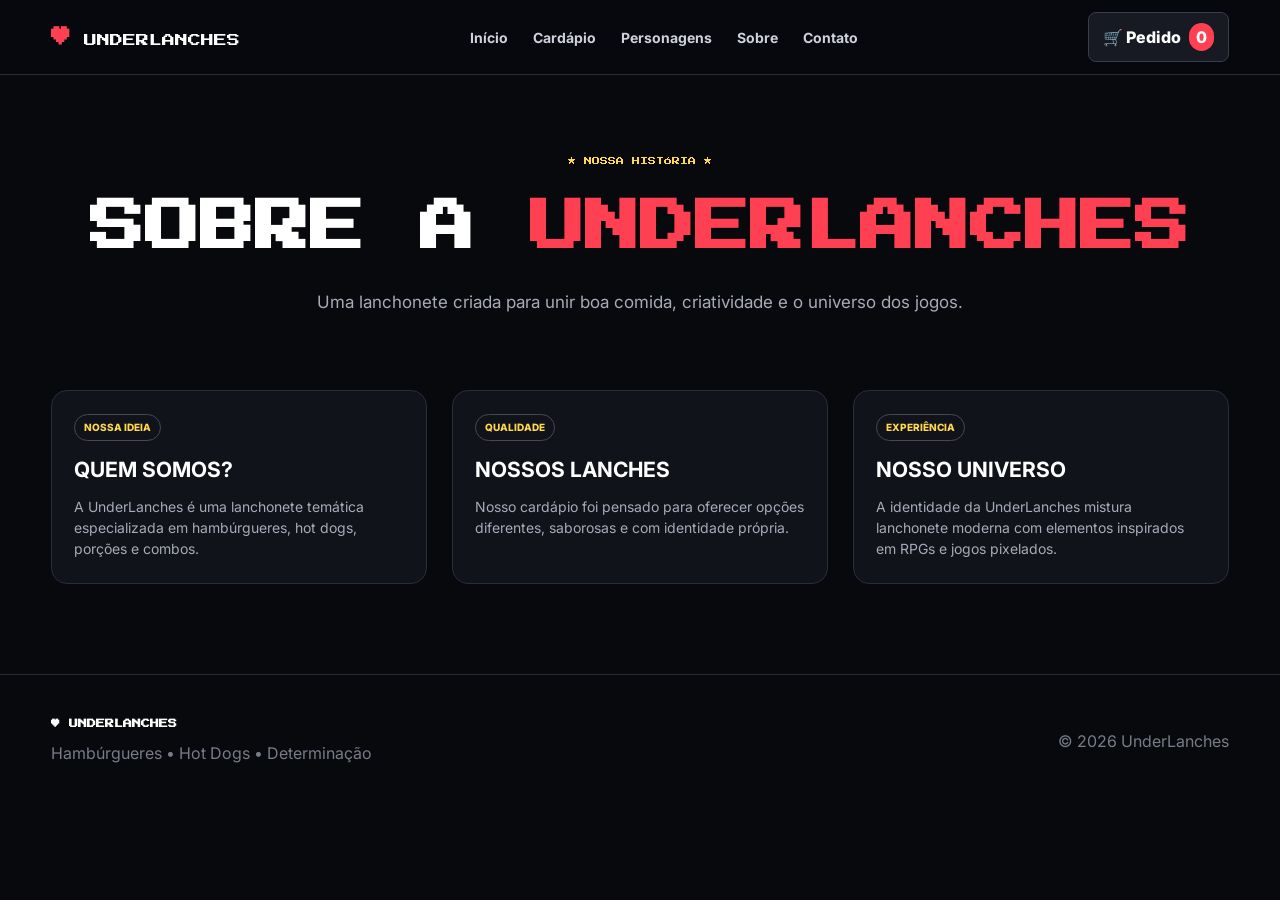
<file: sobre.html>
<!DOCTYPE html>
<html lang="pt-BR">

<head>
    <meta charset="UTF-8">
    <meta name="viewport" content="width=device-width, initial-scale=1.0">

    <title>Sobre | UnderLanches</title>

    <link rel="stylesheet" href="style.css">
</head>

<body>

    <header class="top">

        <div class="container top-inner">

            <a class="logo" href="index.html">
                <b>♥</b> UNDERLANCHES
            </a>

            <nav class="nav">
                <a href="index.html">Início</a>
                <a href="cardapio.html">Cardápio</a>
                <a href="personagens.html">Personagens</a>
                <a href="sobre.html">Sobre</a>
                <a href="contato.html">Contato</a>
            </nav>

            <a class="cart-link" href="pedidos.html">
                🛒 Pedido
                <span class="cart-count">0</span>
            </a>

        </div>

    </header>


    <main>

        <section class="menu-header">

            <div class="container">

                <p class="small-title">
                    ★ NOSSA HISTÓRIA ★
                </p>

                <h1>
                    SOBRE A
                    <span>UNDERLANCHES</span>
                </h1>

                <p class="menu-description">
                    Uma lanchonete criada para unir
                    boa comida, criatividade e o universo
                    dos jogos.
                </p>

            </div>

        </section>


        <section class="menu-section">

            <div class="container">

                <div class="product-grid">

                    <article class="product">

                        <div class="product-content">

                            <span class="category">
                                NOSSA IDEIA
                            </span>

                            <h2>QUEM SOMOS?</h2>

                            <p>
                                A UnderLanches é uma lanchonete
                                temática especializada em
                                hambúrgueres, hot dogs,
                                porções e combos.
                            </p>

                        </div>

                    </article>


                    <article class="product">

                        <div class="product-content">

                            <span class="category">
                                QUALIDADE
                            </span>

                            <h2>NOSSOS LANCHES</h2>

                            <p>
                                Nosso cardápio foi pensado
                                para oferecer opções diferentes,
                                saborosas e com identidade própria.
                            </p>

                        </div>

                    </article>


                    <article class="product">

                        <div class="product-content">

                            <span class="category">
                                EXPERIÊNCIA
                            </span>

                            <h2>NOSSO UNIVERSO</h2>

                            <p>
                                A identidade da UnderLanches
                                mistura lanchonete moderna com
                                elementos inspirados em RPGs
                                e jogos pixelados.
                            </p>

                        </div>

                    </article>

                </div>

            </div>

        </section>

    </main>


    <footer>

        <div class="container footer-content">

            <div>
                <strong>♥ UNDERLANCHES</strong>
                <p>Hambúrgueres • Hot Dogs • Determinação</p>
            </div>

            <p>© 2026 UnderLanches</p>

        </div>

    </footer>

    <script src="script.js"></script>

</body>
</html>
</file>
<file: style.css>
@import url(
    "https://fonts.googleapis.com/css2?family=Inter:wght@400;600;700;800;900&family=Press+Start+2P&display=swap"
);


/* ==================================
   CONFIGURAÇÕES GERAIS
================================== */

* {
    margin: 0;
    padding: 0;
    box-sizing: border-box;
}


:root {

    --background: #08090d;

    --card: #11131a;

    --card-light: #171923;

    --border: #292d39;

    --white: #ffffff;

    --gray: #a7abb8;

    --red: #ff4052;

    --yellow: #ffd84d;

    --purple: #9b72ff;

}


body {

    background: var(--background);

    color: var(--white);

    font-family:
        "Inter",
        Arial,
        sans-serif;

    line-height: 1.5;

}


a {

    color: inherit;

    text-decoration: none;

}


button {

    font-family: inherit;

}


.container {

    width: min(
        1180px,
        92%
    );

    margin: auto;

}



/* ==================================
   CABEÇALHO
================================== */

.top {

    position: sticky;

    top: 0;

    z-index: 100;

    height: 75px;

    background:
        rgba(
            8,
            9,
            13,
            0.96
        );

    border-bottom:
        1px solid
        var(--border);

}


.top-inner {

    height: 100%;

    display: flex;

    align-items: center;

    justify-content:
        space-between;

    gap: 25px;

}


.logo {

    font-family:
        "Press Start 2P",
        monospace;

    font-size: 13px;

}


.logo b {

    color: var(--red);

    font-size: 20px;

}


.nav {

    display: flex;

    gap: 25px;

}


.nav a {

    color: #cfd2dc;

    font-size: 14px;

    font-weight: 700;

    transition: 0.2s;

}


.nav a:hover {

    color: var(--red);

}


.cart-link {

    display: flex;

    align-items: center;

    gap: 8px;

    padding:
        10px
        14px;

    background:
        var(--card-light);

    border:
        1px solid
        #3a3e4a;

    border-radius: 8px;

    font-weight: 800;

}


.cart-count {

    padding:
        2px
        7px;

    background:
        var(--red);

    border-radius:
        20px;

}



/* ==================================
   CABEÇALHO DO CARDÁPIO
================================== */

.menu-header {

    padding:
        80px
        0
        55px;

    text-align: center;

}


.small-title {

    margin-bottom:
        20px;

    color:
        var(--yellow);

    font-family:
        "Press Start 2P",
        monospace;

    font-size:
        8px;

}


.menu-header h1 {

    font-family:
        "Press Start 2P",
        monospace;

    font-size:
        clamp(
            30px,
            5vw,
            55px
        );

    line-height:
        1.5;

}


.menu-header h1 span {

    color:
        var(--red);

}


.menu-description {

    max-width:
        650px;

    margin:
        20px
        auto
        0;

    color:
        var(--gray);

    font-size:
        17px;

}



/* ==================================
   CARDÁPIO
================================== */

.menu-section {

    padding:
        20px
        0
        90px;

}


.product-grid {

    display: grid;

    grid-template-columns:
        repeat(
            3,
            1fr
        );

    gap:
        25px;

}



/* ==================================
   CARD DO PRODUTO
================================== */

.product {

    overflow: hidden;

    background:
        var(--card);

    border:
        1px solid
        var(--border);

    border-radius:
        16px;

    transition:
        transform
        0.2s,
        border-color
        0.2s;

}


.product:hover {

    transform:
        translateY(
            -6px
        );

    border-color:
        #555a69;

}



/* ==================================
   FOTO DO PRODUTO
================================== */

.product-image {

    width: 100%;

    height: 260px;

    overflow: hidden;

    background:
        #050608;

}


.product-image img {

    width: 100%;

    height: 100%;

    display: block;

    object-fit: cover;

    transition:
        transform
        0.35s;

}


.product:hover
.product-image img {

    transform:
        scale(
            1.05
        );

}



/* ==================================
   INFORMAÇÕES DO PRODUTO
================================== */

.product-content {

    padding:
        22px;

}


.category {

    display:
        inline-block;

    margin-bottom:
        13px;

    padding:
        5px
        9px;

    color:
        var(--yellow);

    border:
        1px solid
        #454956;

    border-radius:
        20px;

    font-size:
        10px;

    font-weight:
        800;

}


.product-content h2 {

    margin-bottom:
        10px;

    font-size:
        21px;

}


.product-content p {

    min-height:
        65px;

    color:
        var(--gray);

    font-size:
        14px;

}



/* ==================================
   PREÇO E BOTÃO
================================== */

.product-footer {

    display: flex;

    align-items: center;

    justify-content:
        space-between;

    gap:
        15px;

    margin-top:
        20px;

}


.product-footer strong {

    font-size:
        21px;

}


.product-footer button {

    padding:
        11px
        14px;

    background:
        var(--red);

    color:
        var(--white);

    border:
        none;

    border-radius:
        7px;

    font-size:
        12px;

    font-weight:
        900;

    cursor:
        pointer;

    transition:
        0.2s;

}


.product-footer button:hover {

    transform:
        translateY(
            -2px
        );

    background:
        #ff5c6c;

}



/* ==================================
   RODAPÉ
================================== */

footer {

    padding:
        35px
        0;

    color:
        #777c88;

    border-top:
        1px solid
        var(--border);

}


.footer-content {

    display: flex;

    align-items: center;

    justify-content:
        space-between;

    gap:
        20px;

}


footer strong {

    color:
        var(--white);

    font-family:
        "Press Start 2P",
        monospace;

    font-size:
        9px;

}


footer p {

    margin-top:
        7px;

}



/* ==================================
   CELULAR / TABLET
================================== */

@media (
    max-width: 900px
) {

    .nav {

        display:
            none;

    }


    .product-grid {

        grid-template-columns:
            repeat(
                2,
                1fr
            );

    }

}


@media (
    max-width: 600px
) {

    .product-grid {

        grid-template-columns:
            1fr;

    }


    .menu-header {

        padding:
            55px
            0
            35px;

    }


    .product-image {

        height:
            240px;

    }


    .product-footer {

        align-items:
            flex-start;

        flex-direction:
            column;

    }


    .product-footer button {

        width:
            100%;

    }


    .footer-content {

        align-items:
            flex-start;

        flex-direction:
            column;

    }

}
/* ==========================================
   PEDIDOS - VISUAL MELHORADO
========================================== */


/* Área principal dos produtos do carrinho */

#orderList {
    display: flex;
    flex-direction: column;
    gap: 15px;
}


/* Cada produto adicionado */

.order-item {
    display: flex;
    align-items: center;
    justify-content: space-between;

    padding: 22px;

    background:
        linear-gradient(
            145deg,
            #11131a,
            #171923
        );

    border: 1px solid #292d39;

    border-radius: 14px;

    transition: 0.2s;
}


.order-item:hover {
    border-color: #ff4052;

    transform:
        translateY(-2px);
}


/* Nome do produto */

.order-item b {
    font-size: 17px;
    color: white;
}


/* Preço */

.order-item .price {
    font-size: 19px;
    font-weight: 900;

    color: #ffd84d;
}


/* ==========================================
   BOTÕES DE QUANTIDADE
========================================== */

.qty {
    display: flex;
    align-items: center;

    gap: 8px;

    margin-top: 12px;
}


.qty button {
    min-width: 36px;
    height: 36px;

    padding: 0 10px;

    background: #20232d;

    color: white;

    border: 1px solid #3b3f4c;

    border-radius: 7px;

    font-size: 16px;
    font-weight: bold;

    cursor: pointer;

    transition: 0.2s;
}


.qty button:hover {
    background: #ff4052;

    border-color: #ff4052;
}


.qty span {
    min-width: 35px;

    text-align: center;

    font-weight: 800;

    font-size: 16px;
}


/* Botão remover */

.qty .remove {
    width: auto;

    padding: 0 13px;

    background: transparent;

    color: #ff5c6c;

    border-color: #ff4052;

    font-size: 12px;
}


.qty .remove:hover {
    background: #ff4052;

    color: white;
}


/* ==========================================
   CAIXAS DO FORMULÁRIO
========================================== */

form p {
    margin-bottom: 8px;

    color: #d7d9e0;

    font-size: 14px;

    font-weight: 700;
}


form input,
form select,
form textarea {
    width: 100%;

    padding: 15px 16px;

    background: #0b0c11;

    color: white;

    border: 2px solid #292d39;

    border-radius: 10px;

    font-size: 15px;

    outline: none;

    transition:
        border-color 0.2s,
        box-shadow 0.2s,
        background 0.2s;
}


/* Quando clicar na caixa */

form input:focus,
form select:focus,
form textarea:focus {
    background: #101118;

    border-color: #ff4052;

    box-shadow:
        0 0 0 4px
        rgba(255, 64, 82, 0.12);
}


/* Placeholder */

form input::placeholder,
form textarea::placeholder {
    color: #686d7b;
}


/* Endereço */

form textarea {
    min-height: 130px;

    resize: vertical;
}


/* ==========================================
   FORMA DE PAGAMENTO
========================================== */

form select {
    cursor: pointer;
}


/* ==========================================
   BOTÃO FINALIZAR
========================================== */

form button[type="submit"] {
    width: 100%;

    padding: 17px;

    margin-top: 5px;

    background:
        linear-gradient(
            135deg,
            #ff4052,
            #e52e41
        );

    color: white;

    border: none;

    border-radius: 10px;

    font-size: 14px;

    font-weight: 900;

    letter-spacing: 0.5px;

    cursor: pointer;

    transition: 0.2s;
}


form button[type="submit"]:hover {
    transform:
        translateY(-2px);

    box-shadow:
        0 8px 25px
        rgba(255, 64, 82, 0.25);
}


/* ==========================================
   CAIXAS DE RESUMO E DADOS
========================================== */

.menu-section > .container > .product {
    max-width: 850px;

    margin-left: auto;
    margin-right: auto;

    background:
        linear-gradient(
            145deg,
            #11131a,
            #151821
        );

    border: 1px solid #292d39;

    border-radius: 16px;
}


.menu-section > .container > .product
.product-content {
    padding: 30px;
}


/* Títulos */

.menu-section > .container > .product h2 {
    font-size: 22px;

    margin-bottom: 10px;
}


/* ==========================================
   TOTAL
========================================== */

#total {
    color: #ffd84d;

    font-size: 26px;
}


#subtotal {
    color: #ffffff;

    font-size: 18px;
}


/* ==========================================
   CARRINHO VAZIO
========================================== */

.empty {
    padding: 45px 25px;

    background: #11131a;

    border:
        1px dashed
        #3c404c;

    border-radius: 14px;

    text-align: center;

    color: #a7abb8;
}


.empty h3 {
    margin-bottom: 10px;

    color: white;

    font-size: 22px;
}


/* ==========================================
   CELULAR
========================================== */

@media (max-width: 600px) {

    .order-item {
        align-items: flex-start;

        flex-direction: column;

        gap: 15px;
    }


    .order-item .price {
        font-size: 20px;
    }


    .qty {
        flex-wrap: wrap;
    }


    .menu-section > .container > .product
    .product-content {
        padding: 22px;
    }


    form input,
    form select,
    form textarea {
        font-size: 16px;
    }

}
/* ==================================
   BOTÃO VER CARDÁPIO
================================== */

.btn-cardapio {
    display: inline-block;

    margin-top: 15px;

    padding: 16px 28px;

    background: #ff4052;

    color: #ffffff;

    border: 2px solid #ff6675;

    border-radius: 10px;

    font-size: 15px;

    font-weight: 900;

    letter-spacing: 1px;

    box-shadow:
        0 0 20px
        rgba(255, 64, 82, 0.35);

    transition: 0.2s;

    cursor: pointer;
}


.btn-cardapio:hover {
    background: #ff5c6c;

    border-color: #ffffff;

    transform: translateY(-3px);

    box-shadow:
        0 0 30px
        rgba(255, 64, 82, 0.55);
}
/* BOTÃO VER CARDÁPIO DO CARRINHO VAZIO */

.empty .btn {
    display: inline-block;

    margin-top: 12px;

    padding: 14px 25px;

    background: #ff4052;

    color: #ffffff;

    border: 2px solid #ff4052;

    border-radius: 8px;

    font-size: 14px;

    font-weight: 900;

    letter-spacing: 0.5px;

    text-decoration: none;

    transition: 0.2s;

    box-shadow:
        0 0 18px
        rgba(255, 64, 82, 0.3);
}


.empty .btn:hover {
    background: #ffffff;

    color: #ff4052;

    border-color: #ffffff;

    transform: translateY(-2px);

    box-shadow:
        0 0 25px
        rgba(255, 255, 255, 0.25);
}
/* ==================================
   IMAGENS DOS PERSONAGENS
================================== */

.personagem-img {
    width: 100%;
    height: 300px;

    display: flex;
    align-items: center;
    justify-content: center;

    background: #050608;

    padding: 25px;

    overflow: hidden;
}


.personagem-img img {
    width: 100%;
    height: 100%;

    object-fit: contain;

    display: block;
}
</file>
